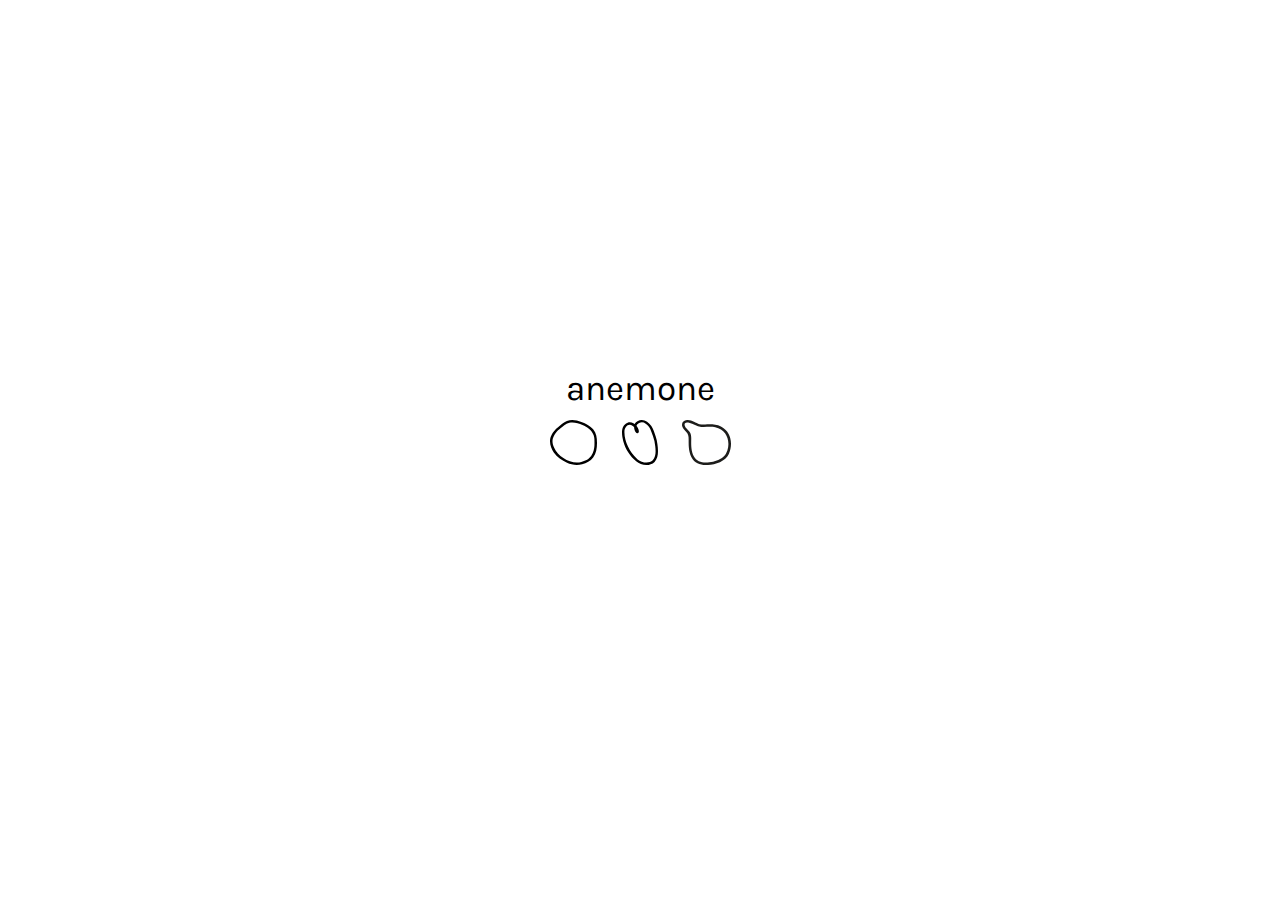
<file: index.html>
<!DOCTYPE html>
<html>

<head>
    <title>anemone sextoy</title>
    <link rel="stylesheet" type="text/css" href="index.css">
    <script src="https://ajax.googleapis.com/ajax/libs/jquery/1.11.1/jquery.min.js"></script>
    <script src="https://ricostacruz.com/jquery.transit/jquery.transit.min.js"></script>
    <script src="index.js"></script>

    <link href="https://fonts.googleapis.com/css?family=Karla&display=swap" rel="stylesheet">

</head>

<body>
    <header id="header">
        <div id="centralbox">
            <div id="logoname"><a>anemone</a></div>
            <div class="headicons">
                <a id="create"><img src="assets/cerchio_ico.svg">
                    <p>Create</p>
                </a>
                <a id="about"><img src="assets/coso_ico.svg">
                    <p>About</p>
                </a>
                <a id="contacts"><img src="assets/tamacoso_ico.svg">
                    <p>Contacts</p>
                </a>
            </div>
        </div>
        <a id="arrow" href="#main"><img src="assets/freccia_giu.svg"></a>

    </header>
    <main id="main">
        <h1 id="maintitle">About</h1>
        <div id="container">
            <div>
                <h2>what's that?</h2>
                <p>Anemone is a variable, vibrant, vibrating sextoy. It's designed to fit your gender, whatever it is, but it leaves the last word to you.</p>
            </div>
            <div>
                <h2>how does it work?</h2>
                <p>Through the <a href="create.html">creation page</a> you will get to play with anemone's several variants until reaching the shape that fits! The optional tips will help you understand what might work the best for you. Give it a try ;) </p>
                
            </div>
            <div>
                <h2>how can I get it?</h2>
                <p>Whenever you feel that you found the best shape for you, just click the "Done" button and go buy your new spicy hot thingy!<br>
                As soon as the order is placed our company will get your 3D model, print-it, assemble it, and then send it to you in a sneaky sneaky package.
                It will be your sexy secret!</p>
            </div>
        </div>
    </main>

</body>

</html>
</file>
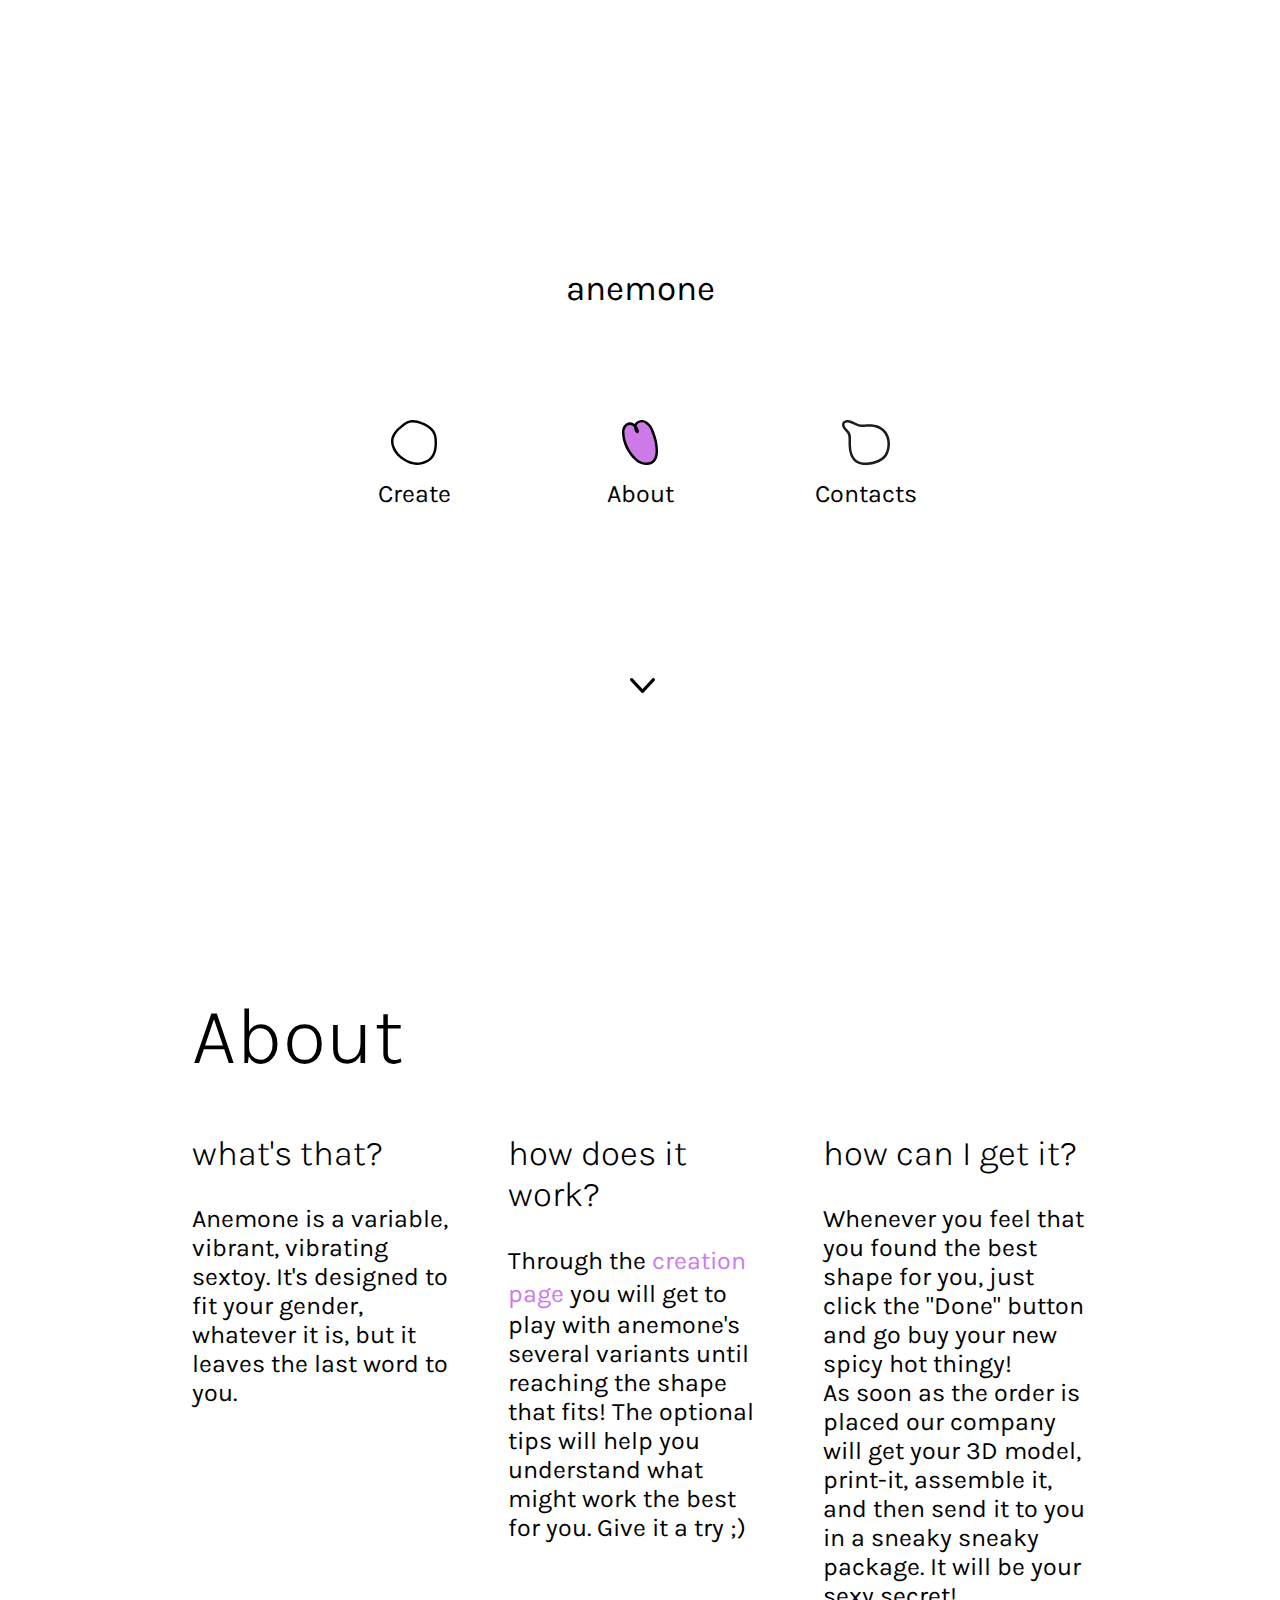
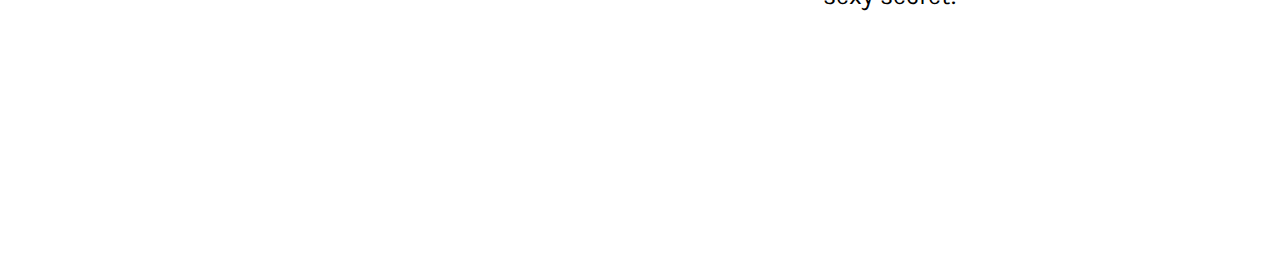
<file: about.html>
<!DOCTYPE html>
<html>

<head>
    <title>anemone sextoy</title>
    <link rel="stylesheet" type="text/css" href="about.css">
    <script src="https://ajax.googleapis.com/ajax/libs/jquery/1.11.1/jquery.min.js"></script>
    <script src="https://ricostacruz.com/jquery.transit/jquery.transit.min.js"></script>
    <script src="about.js"></script>

    <link href="https://fonts.googleapis.com/css?family=Karla&display=swap" rel="stylesheet">

</head>

<body>
    <header>
        <div id="centralbox">
            <div id="logoname"><a href="index.html">anemone</a></div>
            <div class="headicons">
                <a id="create"><img src="assets/cerchio_ico.svg">
                    <p>Create</p>
                </a>
                <a id="about"><img src="assets/coso_ico_trig.svg">
                    <p>About</p>
                </a>
                <a id="contacts"><img src="assets/tamacoso_ico.svg">
                    <p>Contacts</p>
                </a>
            </div>
        </div>
        <a id="arrow" href="#main"><img src="assets/freccia_giu.svg"></a>

    </header>
   <main id="main">
        <h1 id="maintitle">About</h1>
        <div id="container">
            <div>
                <h2>what's that?</h2>
                <p>Anemone is a variable, vibrant, vibrating sextoy. It's designed to fit your gender, whatever it is, but it leaves the last word to you.</p>
            </div>
            <div>
                <h2>how does it work?</h2>
                <p>Through the <a href="create.html">creation page</a> you will get to play with anemone's several variants until reaching the shape that fits! The optional tips will help you understand what might work the best for you. Give it a try ;) </p>
                
            </div>
            <div>
                <h2>how can I get it?</h2>
                <p>Whenever you feel that you found the best shape for you, just click the "Done" button and go buy your new spicy hot thingy!<br>
                As soon as the order is placed our company will get your 3D model, print-it, assemble it, and then send it to you in a sneaky sneaky package.
                It will be your sexy secret!</p>
            </div>
        </div>
    </main>

</body>

</html>
</file>
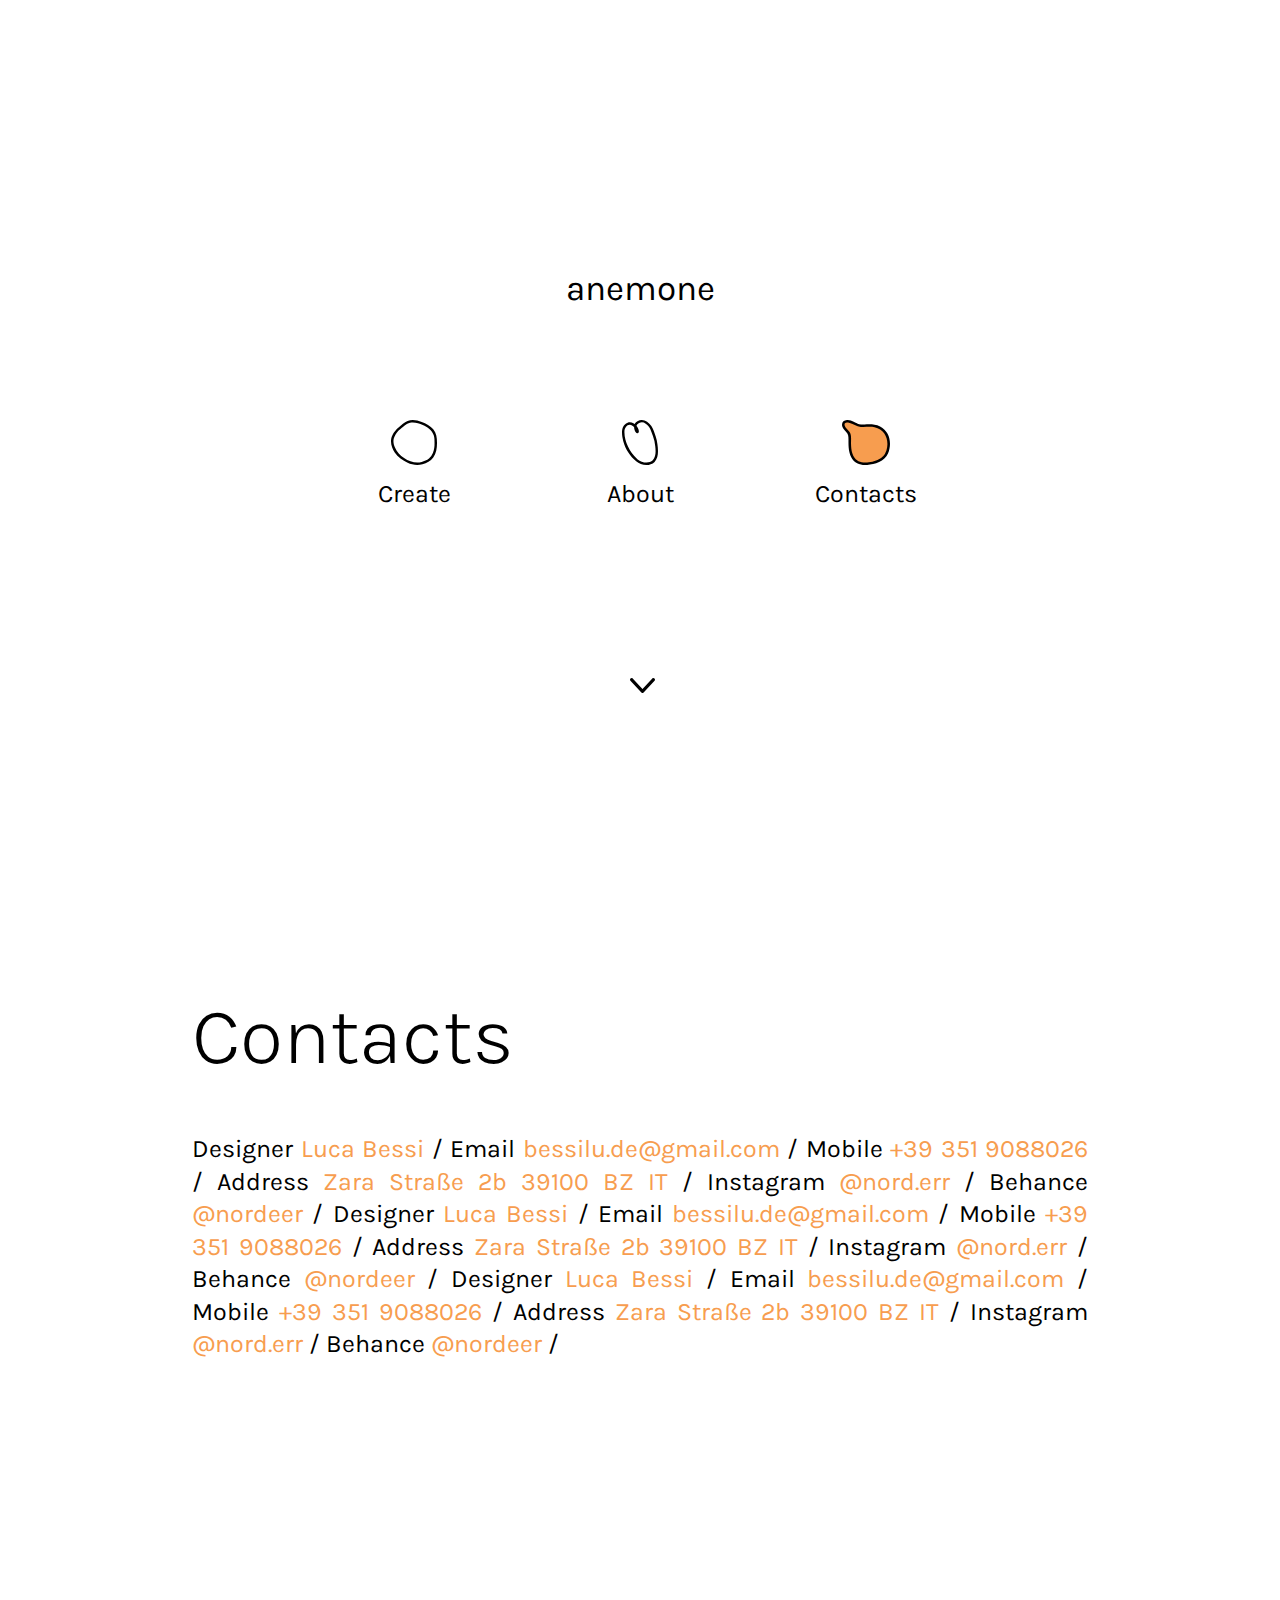
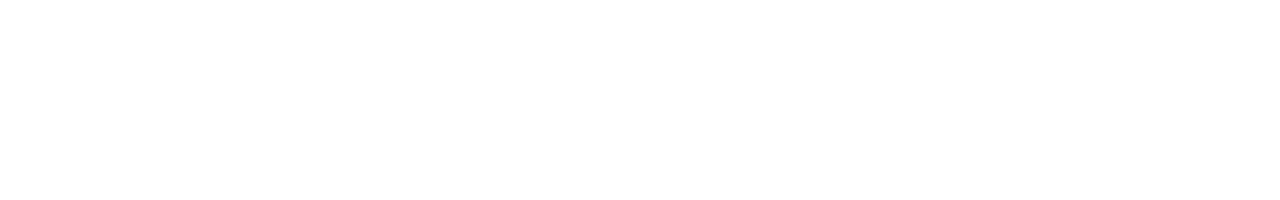
<file: contacts.html>
<!DOCTYPE html>
<html>

<head>
    <title>anemone sextoy</title>
    <link rel="stylesheet" type="text/css" href="contacts.css">
    <script src="https://ajax.googleapis.com/ajax/libs/jquery/1.11.1/jquery.min.js"></script>
    <script src="https://ricostacruz.com/jquery.transit/jquery.transit.min.js"></script>
    <script src="contacts.js"></script>

    <link href="https://fonts.googleapis.com/css?family=Karla&display=swap" rel="stylesheet">

</head>

<body>
    <header>
        <div id="centralbox">
            <div id="logoname"><a href="index.html">anemone</a></div>
            <div class="headicons">
                <a id="create"><img src="assets/cerchio_ico.svg">
                    <p>Create</p>
                </a>
                <a id="about"><img src="assets/coso_ico.svg">
                    <p>About</p>
                </a>
                <a id="contacts"><img src="assets/tamacoso_ico_trig.svg">
                    <p>Contacts</p>
                </a>
            </div>
        </div>
        <a id="arrow" href="#main"><img src="assets/freccia_giu.svg"></a>

    </header>
    <main id="main">
        <h1 id="maintitle">Contacts</h1>

        <p>Designer <a>Luca Bessi</a> / Email <a href="mailto:bessilu.de@gmail.com">bessilu.de@gmail.com</a> / Mobile <a>+39 351 9088026</a> / Address <a href="https://www.google.com/maps/place/Via+Zara,+2,+39100+Bolzano+BZ/@46.4952193,11.344254,17z/data=!3m1!4b1!4m5!3m4!1s0x47829e7fa1f149f1:0x8deda9965937a9c5!8m2!3d46.4952156!4d11.3464427">Zara Stra&#x00DF;e 2b 39100 BZ IT</a> / Instagram <a href="http://instagram.com/nord.err">@nord.err</a> / Behance <a href="https://www.behance.net/nordeer">@nordeer</a> / Designer <a>Luca Bessi</a> / Email <a href="mailto:bessilu.de@gmail.com">bessilu.de@gmail.com</a> / Mobile <a>+39 351 9088026</a> / Address <a href="https://www.google.com/maps/place/Via+Zara,+2,+39100+Bolzano+BZ/@46.4952193,11.344254,17z/data=!3m1!4b1!4m5!3m4!1s0x47829e7fa1f149f1:0x8deda9965937a9c5!8m2!3d46.4952156!4d11.3464427">Zara Stra&#x00DF;e 2b 39100 BZ IT</a> / Instagram <a href="http://instagram.com/nord.err">@nord.err</a> / Behance <a href="https://www.behance.net/nordeer">@nordeer</a> / Designer <a>Luca Bessi</a> / Email <a href="mailto:bessilu.de@gmail.com">bessilu.de@gmail.com</a> / Mobile <a>+39 351 9088026</a> / Address <a href="https://www.google.com/maps/place/Via+Zara,+2,+39100+Bolzano+BZ/@46.4952193,11.344254,17z/data=!3m1!4b1!4m5!3m4!1s0x47829e7fa1f149f1:0x8deda9965937a9c5!8m2!3d46.4952156!4d11.3464427">Zara Stra&#x00DF;e 2b 39100 BZ IT</a> / Instagram <a href="http://instagram.com/nord.err">@nord.err</a> / Behance <a href="https://www.behance.net/nordeer">@nordeer</a> /</p>
    </main>

</body>

</html>
</file>
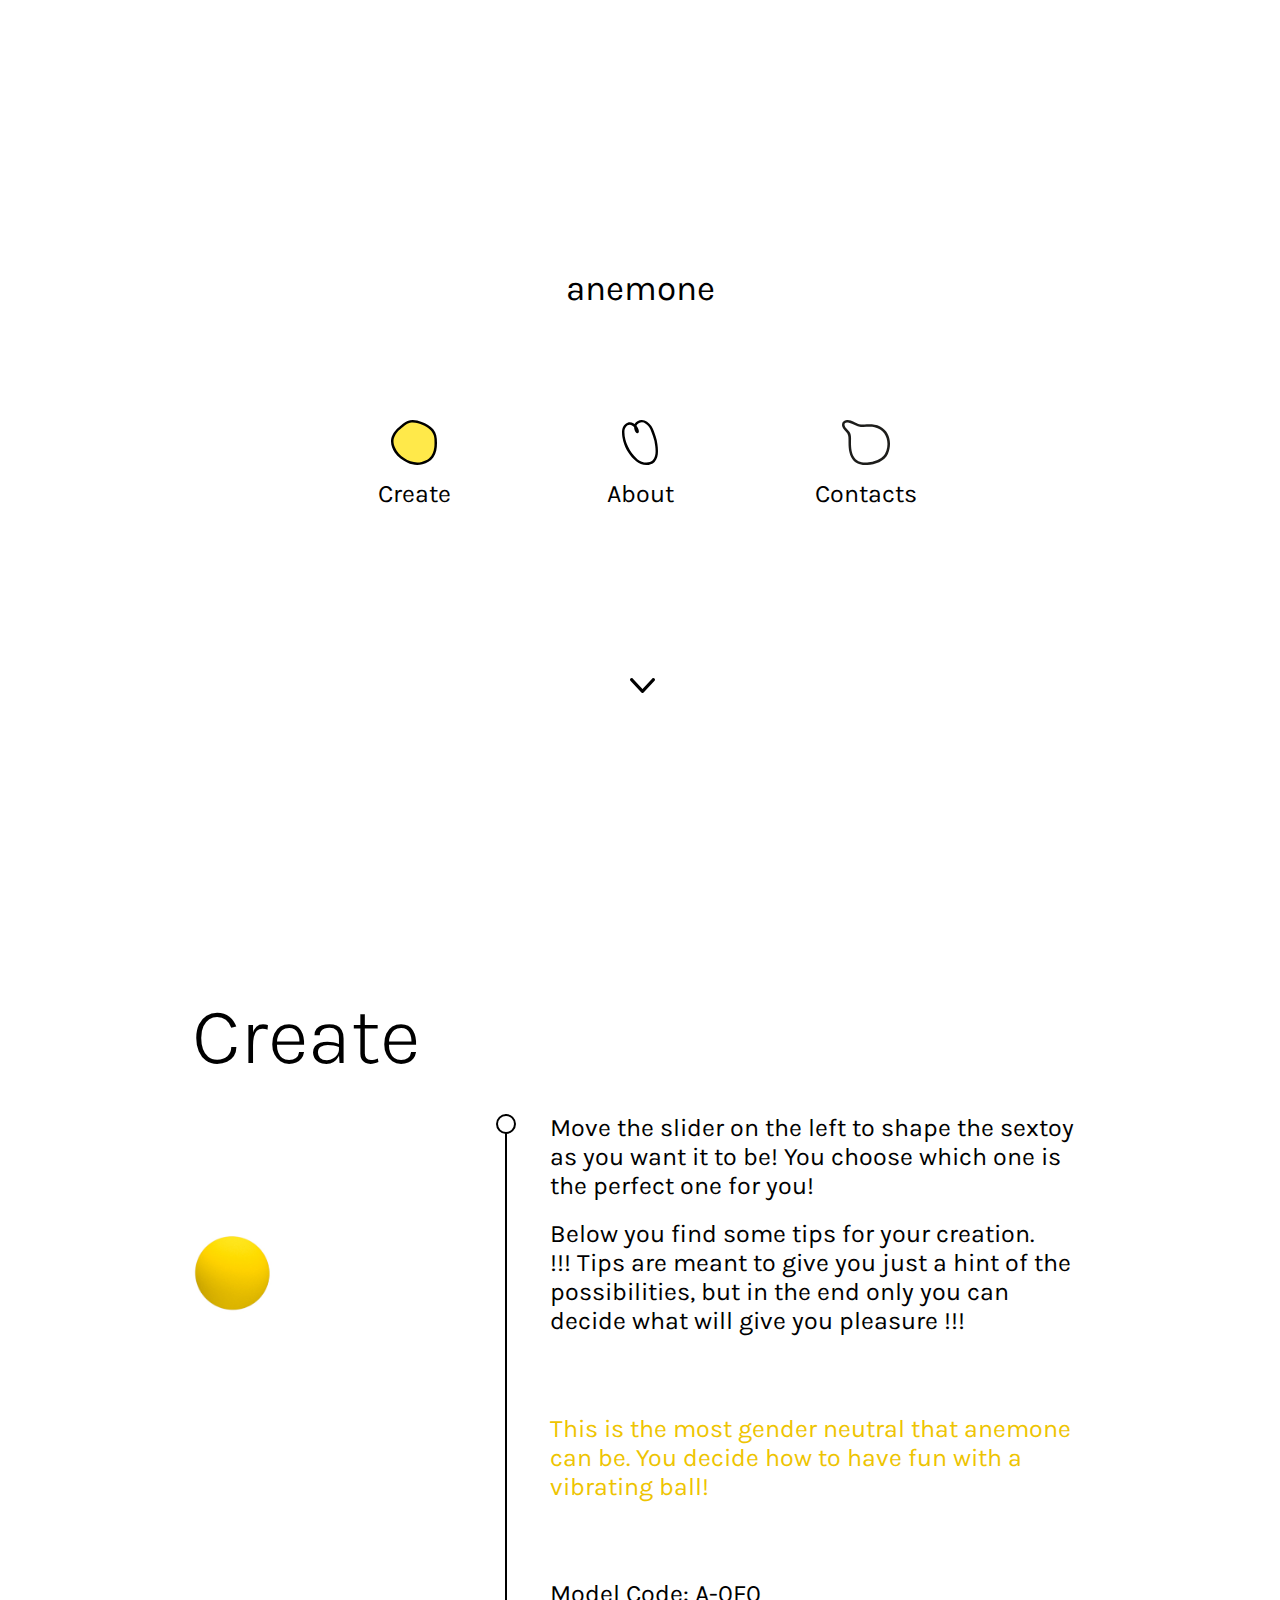
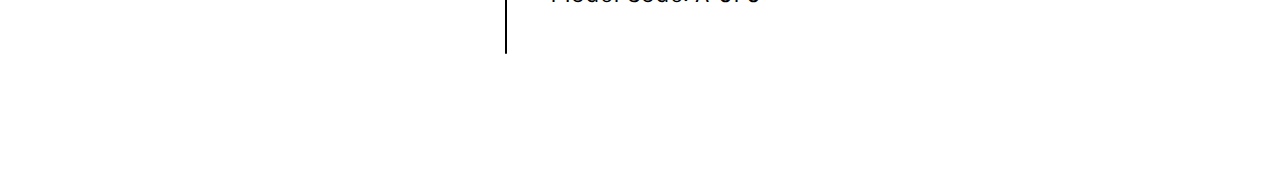
<file: create.html>
<!DOCTYPE html>
<html>

<head>
    <title>anemone sextoy</title>
    <link rel="stylesheet" type="text/css" href="create.css">
    <script src="https://ajax.googleapis.com/ajax/libs/jquery/1.11.1/jquery.min.js"></script>
    <script src="https://ricostacruz.com/jquery.transit/jquery.transit.min.js"></script>
    <script src="create.js"></script>

    <link href="https://fonts.googleapis.com/css?family=Karla&display=swap" rel="stylesheet">

</head>

<body>
    <header>
        <div id="centralbox">
            <div id="logoname"><a href="index.html">anemone</a></div>
            <div class="headicons">
                <a id="create"><img src="assets/cerchio_ico_trig.svg">
                    <p>Create</p>
                </a>
                <a id="about"><img src="assets/coso_ico.svg">
                    <p>About</p>
                </a>
                <a id="contacts"><img src="assets/tamacoso_ico.svg">
                    <p>Contacts</p>
                </a>
            </div>
        </div>
        <a id="arrow" href="#main"><img src="assets/freccia_giu.svg"></a>

    </header>
    <main id="main">
        <h1 id="maintitle">Create</h1>


        <div id= "createbox">

            <div id='renders'></div>
            <div id="slidercontainer">
                <input type="range" id="slider" value="0.0" min="1" max="156" step="1" />
            </div>
            <div id="vertcontainer">
                <p>Move the slider on the left to shape the sextoy as you want it to be! You choose which one is the perfect one for you!</p><br>

                <p>Below you find some tips for your creation. <br>!!! Tips are meant to give you just a hint of the possibilities, but in the end only you can decide what will give you pleasure !!!</p>
                <br>
                <p>
                <div id="tip">
                    <p>This is the most gender neutral that anemone can be. You decide how to have fun with a vibrating ball!</p>
                </div>

                <br>
                <p id="code">Model Code: A-0F<span id="sliderStatus">0</span></p>
            </div>
        </div>


    </main>

</body>

</html>
</file>
<file: index.css>
*{
    margin: 0px;
    padding 0px;
    box-sizing: content-box;
}

html {
    scroll-behavior: smooth;
}

body{
    max-height: 200vh;
    width: 100vw;
    overflow: hidden;
    font-family: 'Karla', sans-serif;
}

header{
    min-height: 100vh;
    max-height: 100vh;
    display: flex;
    cursor: pointer;
    flex-direction: column;
    align-items: center;
}

#centralbox{
    margin-top: auto;
    margin-left: auto;
    margin-right: auto;
    min-width: 200px;
    -webkit-touch-callout: none; /* iOS Safari */
    -webkit-user-select: none; /* Safari */
     -khtml-user-select: none; /* Konqueror HTML */
       -moz-user-select: none; /* Firefox */
        -ms-user-select: none; /* Internet Explorer/Edge */
            user-select: none; /* Non-prefixed version, currently
                                  supported by Chrome and Opera */
    
}

#logoname{
    text-align: center;
    margin-left: auto;
    margin-right: auto;
    height: 40px;
    margin-bottom: 12px;
    font-size: 35px;
}

#logoname a{
    text-decoration: none;
    color: black;
}

.headicons{
    display: flex;
    flex-wrap: wrap;
}


.headicons img{
    margin-bottom: 10px;
    height: 45px;
}

.headicons p{
    opacity: 0;
    padding-bottom: 10px;
}

p{
    font-size: 25px;
    
}

.headicons a{
    text-decoration: none;
    color: black;
    width: 50px;
    text-align: center;
    margin-left: auto;
    margin-right: auto;
}

#arrow{
    margin-left: auto;
    padding-left: 5px;
    margin-right: auto;
    margin-top: auto;
    margin-bottom: 0vh;
    opacity: 0;
    height: 15px;
    width: 25px
}

main{
    display: none;
    padding-top: 10vh;
    padding-bottom: 3vh;
}

h1{
    padding-left: 15vw;
    padding-right: 15vw;
    font-family: 'Karla', sans-serif;
    font-size: 80px;
    font-weight: 300;
}

h2{
   font-family: 'Karla', sans-serif;
    font-size: 35px;
    font-weight: 300; 
}


#container{
    margin-top: 50px;
    margin-right: 13vw;
    margin-left: 13vw;
    width: calc(100% - 26vw);
    height: 70vh;
    display: flex;
}


#container div{
    margin-left: 2vw;
    margin-right: 2vw;
    height: 100%;
    width: 100%;
    border: 0px solid pink;
    display: flex;
    flex-direction: column;
}



main p{
    text-align: left;
    margin-top: 30px;
}

main p a{
  text-decoration: none;
    color: #CD79E8;
    line-height: 1.3;
    cursor: pointer;
}


main p a:hover{
    border-bottom: 2pt solid #000;
}
</file>
<file: about.css>
*{
    margin: 0px;
    padding 0px;
    box-sizing: content-box;
}

html {
    overflow-x: hidden;
    scroll-behavior: smooth;
}

body{
    max-height: 200vh;
    width: 100vw;
    font-family: 'Karla', sans-serif;
}

header{
    min-height: 100vh;
    max-height: 100vh;
    display: flex;
    flex-direction: column;
    align-items: center;
}

#centralbox{
    margin-top: auto;
    cursor: default;
    margin-left: auto;
    margin-right: auto;
    min-width: 200px;
    margin-bottom: -23vh;
    -webkit-touch-callout: none; /* iOS Safari */
    -webkit-user-select: none; /* Safari */
     -khtml-user-select: none; /* Konqueror HTML */
       -moz-user-select: none; /* Firefox */
        -ms-user-select: none; /* Internet Explorer/Edge */
            user-select: none; /* Non-prefixed version, currently
                                  supported by Chrome and Opera */
    
}

#logoname{
    transform: translateY(-100px);
    text-align: center;
    margin-left: auto;
    margin-right: auto;
    height: 40px;
    margin-bottom: 12px;
    font-size: 35px;
}

#logoname a{
    text-decoration: none;
    color: black;
}

.headicons{
    display: flex;
    flex-wrap: wrap;
}

.headicons a{
    text-decoration: none;
    color: black;
    width: 106px;
    text-align: center;
    margin-left: auto;
    margin-right: auto;
    
}

.headicons img{
    margin-bottom: 10px;
    height: 45px;
}

.headicons p{
    padding-bottom: 10px;
}

p{
    font-size: 25px;
    
}

#create{
    transform: translateX(-120px);
}


#contacts{
    transform: translateX(120px);
}

#arrow{
    margin-left: auto;
    padding-left: 5px;
    margin-right: auto;
    margin-top: auto;
    margin-bottom: 23vh;
    height: 15px;
    width: 25px
}

main{
    padding-top: 10vh;
    padding-bottom: 10vh;
}

h1{
    padding-left: 15vw;
    padding-right: 15vw;
    font-family: 'Karla', sans-serif;
    font-size: 80px;
    font-weight: 300;
}

h2{
   font-family: 'Karla', sans-serif;
    font-size: 35px;
    font-weight: 300; 
}


#container{
    margin-top: 50px;
    margin-right: 13vw;
    margin-left: 13vw;
    width: calc(100% - 26vw);
    height: 70vh;
    display: flex;
}


#container div{
    margin-left: 2vw;
    margin-right: 2vw;
    height: 100%;
    width: 100%;
    border: 0px solid pink;
    display: flex;
    flex-direction: column;
}


main p{
    text-align: left;
    margin-top: 30px;
}

main p a{
  text-decoration: none;
    color: #CD79E8;
    line-height: 1.3;
    cursor: pointer;
}


main p a:hover{
    border-bottom: 2pt solid #000;
}
</file>
<file: contacts.css>
*{
    margin: 0px;
    padding 0px;
    box-sizing: content-box;
}

html {
    overflow-x: hidden;
    scroll-behavior: smooth;
}

body{
    height: 200vh;
    width: 100vw;
    font-family: 'Karla', sans-serif;
}

header{
    min-height: 100vh;
    max-height: 100vh;
    display: flex;
    flex-direction: column;
    align-items: center;
}

#centralbox{
    margin-top: auto;
    cursor: default;
    margin-left: auto;
    margin-right: auto;
    min-width: 200px;
    margin-bottom: -23vh;
    -webkit-touch-callout: none; /* iOS Safari */
    -webkit-user-select: none; /* Safari */
     -khtml-user-select: none; /* Konqueror HTML */
       -moz-user-select: none; /* Firefox */
        -ms-user-select: none; /* Internet Explorer/Edge */
            user-select: none; /* Non-prefixed version, currently
                                  supported by Chrome and Opera */
    
}

#logoname{
    transform: translateY(-100px);
    text-align: center;
    margin-left: auto;
    margin-right: auto;
    height: 40px;
    margin-bottom: 12px;
    font-size: 35px;
}

#logoname a{
    text-decoration: none;
    color: black;
}

.headicons{
    display: flex;
    flex-wrap: wrap;
}

.headicons a{
    text-decoration: none;
    color: black;
    width: 106px;
    text-align: center;
    margin-left: auto;
    margin-right: auto;
    
}

.headicons img{
    margin-bottom: 10px;
    height: 45px;
}

.headicons p{
    padding-bottom: 10px;
}

p{
    font-size: 25px;
    
}

#create{
    transform: translateX(-120px);
}


#contacts{
    transform: translateX(120px);
}

#arrow{
    margin-left: auto;
    padding-left: 5px;
    margin-right: auto;
    margin-top: auto;
    margin-bottom: 23vh;
    height: 15px;
    width: 25px
}

main{
    padding-top: 10vh;
    padding-left: 15%;
    padding-right: 15%;
}

h1{
    font-family: 'Karla', sans-serif;
    font-size: 80px;
    font-weight: 300;
}

main{
    padding-top: 10vh;
    padding-bottom: 300px;
    padding-left: 15%;
    padding-right: 15%;
}

h1{
    font-family: 'Karla', sans-serif;
    font-size: 80px;
    font-weight: 300;
}

main p{
    text-align: justify;
    margin-top: 50px;
}

main p a{
  text-decoration: none;
    color: #F79D4F;
    line-height: 1.3;
    cursor: pointer;
}

main p a:hover{
    border-bottom: 2pt solid #000;
}
</file>
<file: create.css>
* {
    top: 0;
    margin: 0px;
    padding: 0px;
    box-sizing: content-box;
}

html {
    overflow-x: hidden;
    scroll-behavior: smooth;
}

body {
    max-height: 200vh;
    width: 100vw;
    font-family: 'Karla', sans-serif;
}

header {
    min-height: 100vh;
    max-height: 100vh;
    display: flex;
    flex-direction: column;
    align-items: center;
}

#centralbox {
    margin-top: auto;
    cursor: default;
    margin-left: auto;
    margin-right: auto;
    min-width: 200px;
    margin-bottom: -23vh;
    -webkit-touch-callout: none;
    /* iOS Safari */
    -webkit-user-select: none;
    /* Safari */
    -khtml-user-select: none;
    /* Konqueror HTML */
    -moz-user-select: none;
    /* Firefox */
    -ms-user-select: none;
    /* Internet Explorer/Edge */
    user-select: none;
    /* Non-prefixed version, currently
                                  supported by Chrome and Opera */

}

#logoname {
    transform: translateY(-100px);
    text-align: center;
    margin-left: auto;
    margin-right: auto;
    height: 40px;
    margin-bottom: 12px;
    font-size: 35px;
}

#logoname a {
    text-decoration: none;
    color: black;
}

.headicons {
    display: flex;
    flex-wrap: wrap;
}

.headicons a {
    text-decoration: none;
    color: black;
    width: 106px;
    text-align: center;
    margin-left: auto;
    margin-right: auto;

}

.headicons img {
    margin-bottom: 10px;
    height: 45px;
}

.headicons p {
    padding-bottom: 10px;
}

p {
    font-size: 25px;

}

#create {
    transform: translateX(-120px);
}


#contacts {
    transform: translateX(120px);
}

#arrow {
    margin-left: auto;
    padding-left: 5px;
    margin-right: auto;
    margin-top: auto;
    margin-bottom: 23vh;
    height: 15px;
    width: 25px
}

main {
    padding-top: 10vh;
    padding-bottom: 20vh;
    padding-left: 15vw;
    padding-right: 15vw;
}

h1 {
    font-family: 'Karla', sans-serif;
    font-size: 80px;
    font-weight: 300;
}

main p {
    text-align: left;
}

#createbox {
    margin-top: 30px;
    width: 100%;
    height: 55vh;
    display: flex;
    flex-direction: row;
}

#renders {
    position: relative;
    width: 30%;
}

#renders img{
    right: 0;
    position: absolute;
    max-width: 100%;
    max-height: 100%;
    z-index: 1;
}

#renders img:nth-child(1){
    z-index: 2;
}

#slider {
    -webkit-appearance: none;
    transform: rotate(90deg);
    transform-origin: left;
    width: 60vh;
    height: 2px;
    border-radius: 1.25px;
    background: #000;
    outline: none;
    -webkit-transition: .2s;
    transition: opacity .2s;
}

#slider::-webkit-slider-thumb {
    -webkit-appearance: none;
    appearance: none;
    width: 20px;
    height: 20px;
    border: 2px solid black;
    border-radius: 50%;
    background-color: #fff;
    background-repeat: no-repeat;
    cursor: pointer;
}

#slidercontainer {
    display: flex;
    padding-left: 5%;
    width: 5%;
    height: 100%;
    flex-direction: column;
}

#vertcontainer {
    width: 60%;
    height: 100%;
    display: flex;
    flex-direction: column; 
}

#tip{
    margin-top: auto;
}

#tip p{
    color: #EEC401;
}

#code{
    margin-top: auto;
}
</file>
